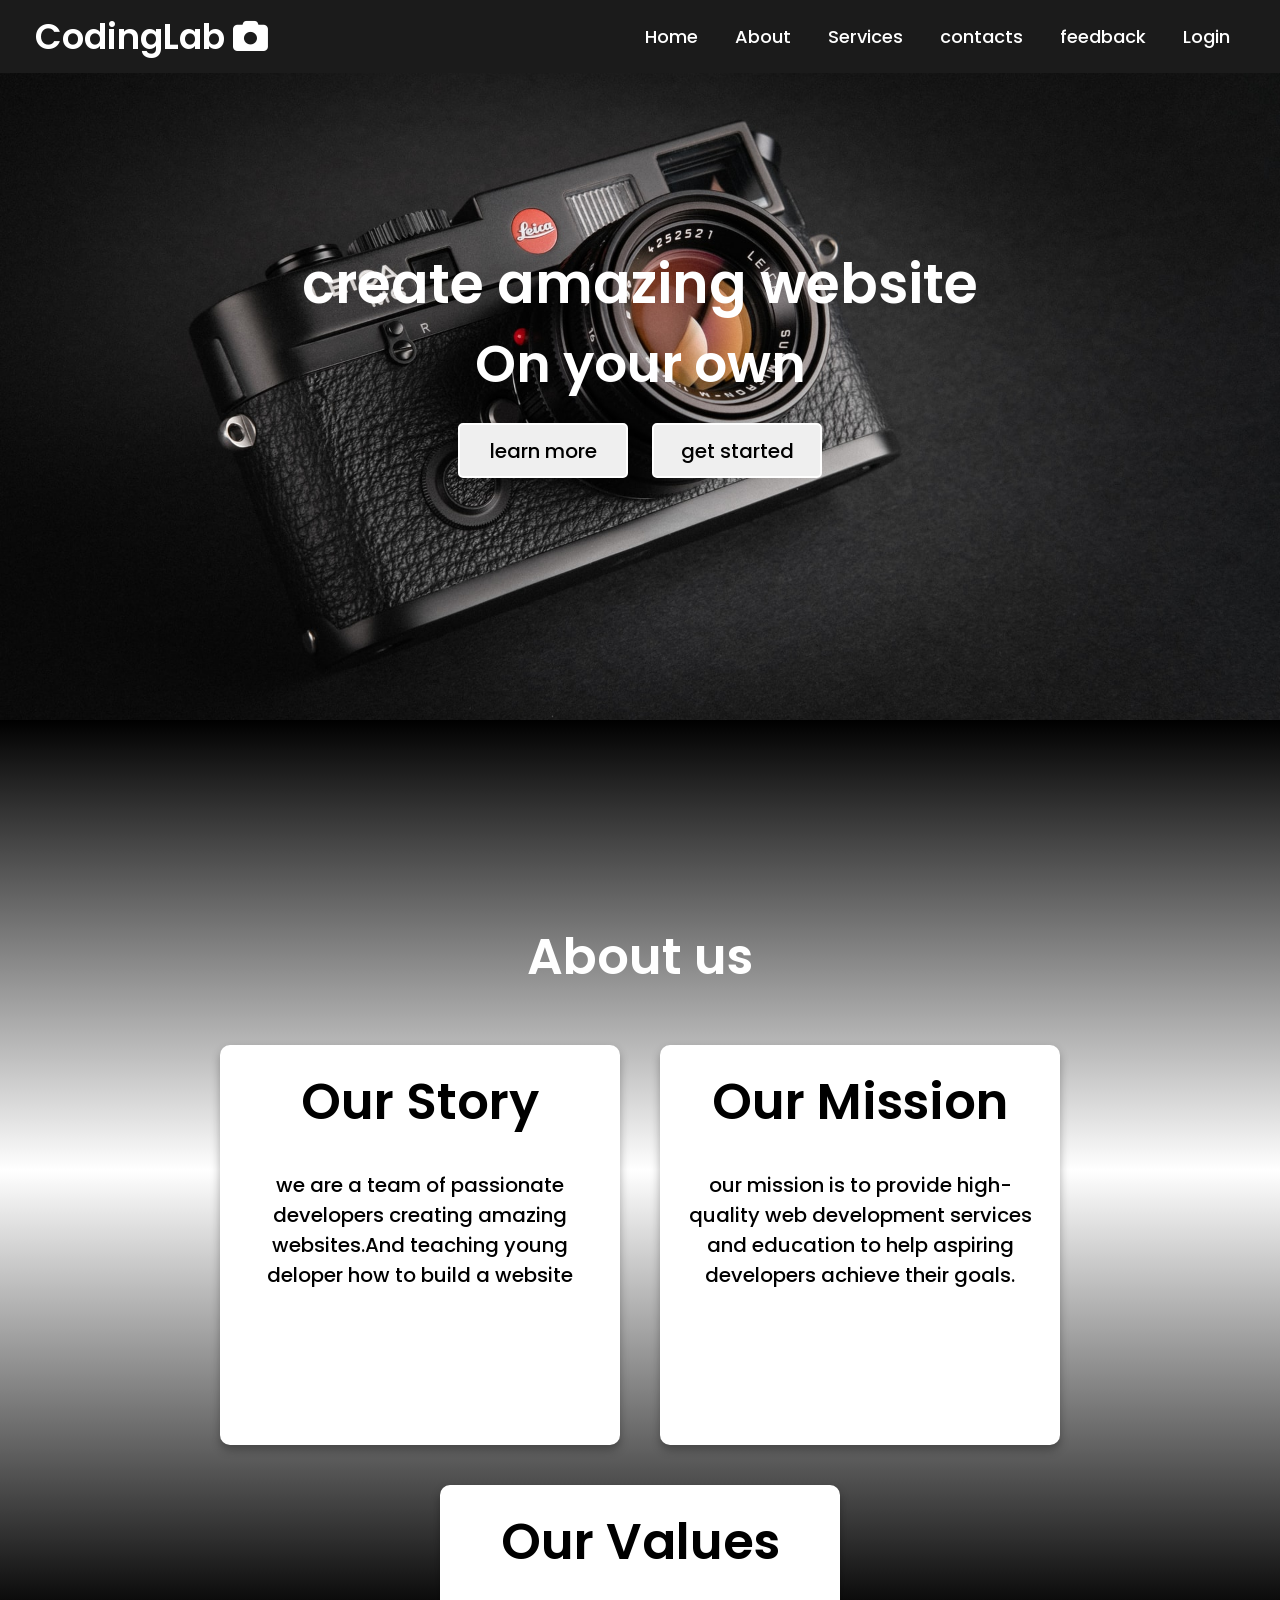
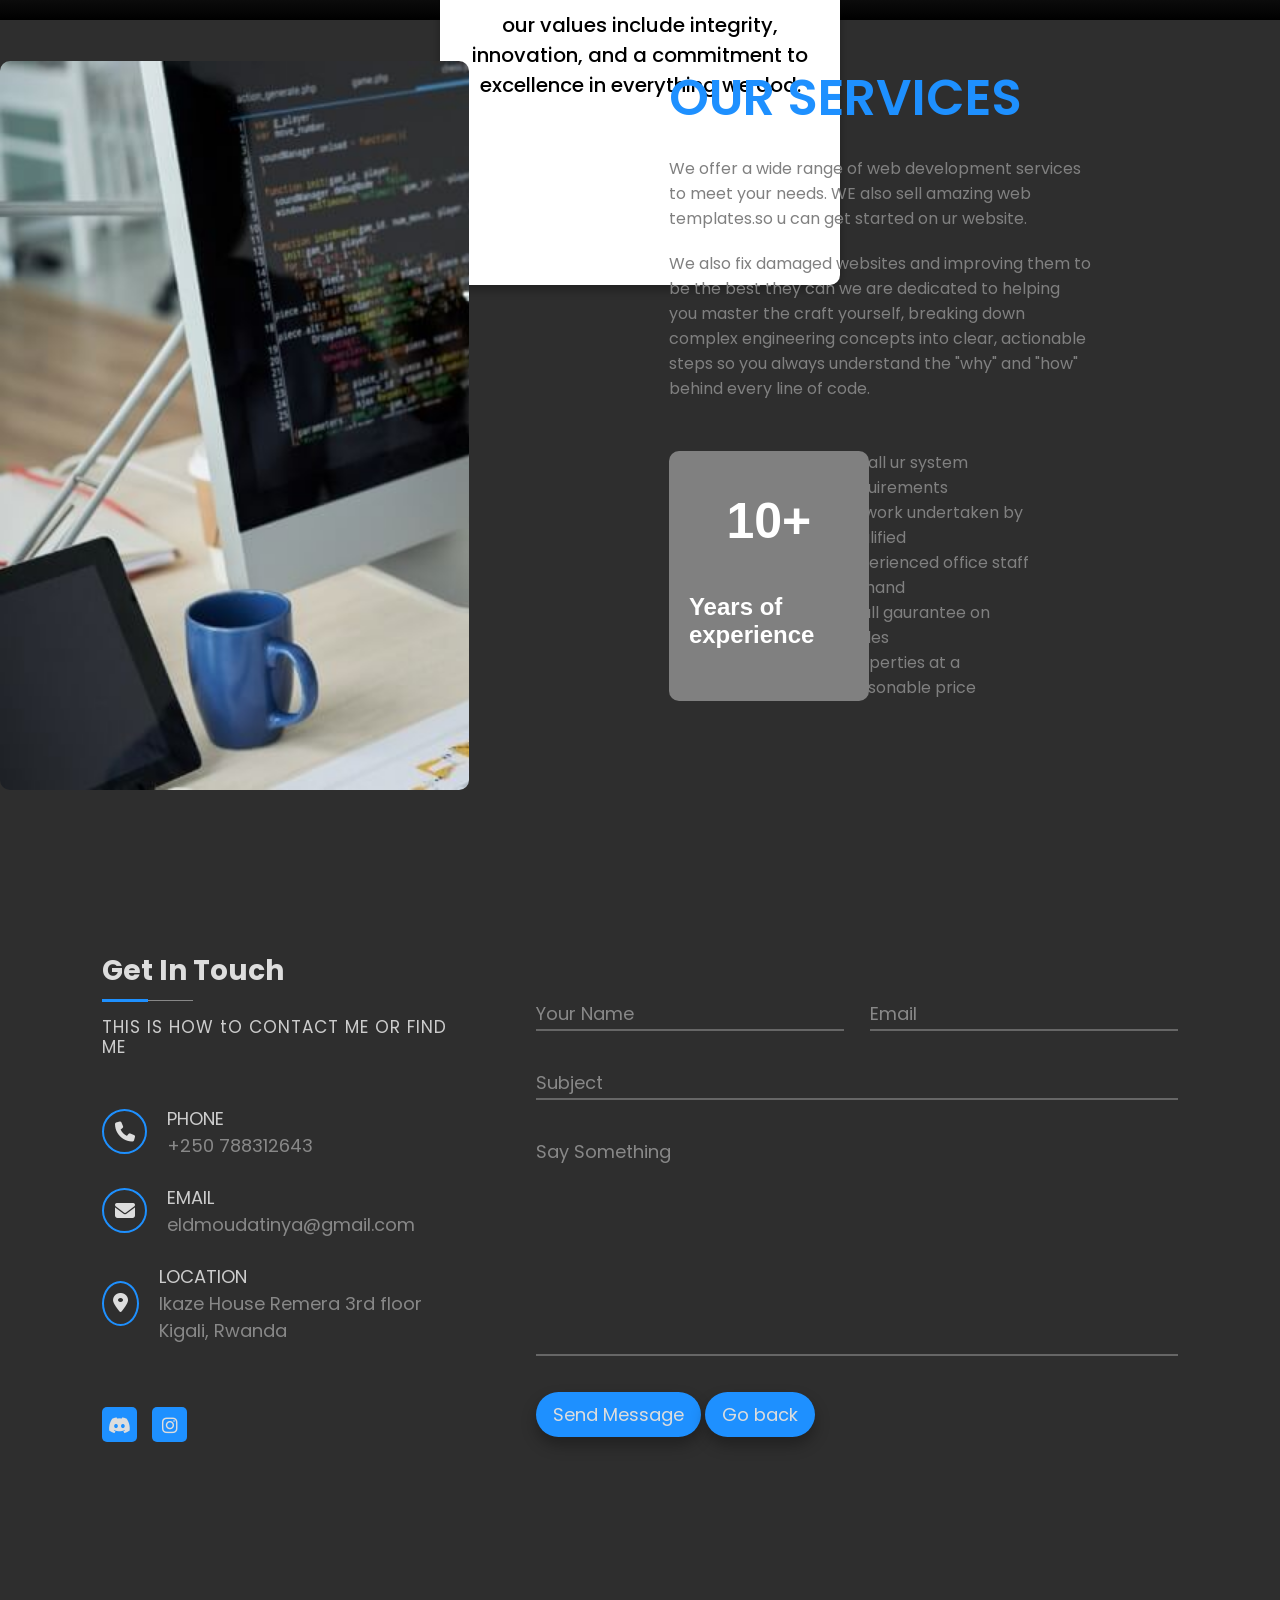
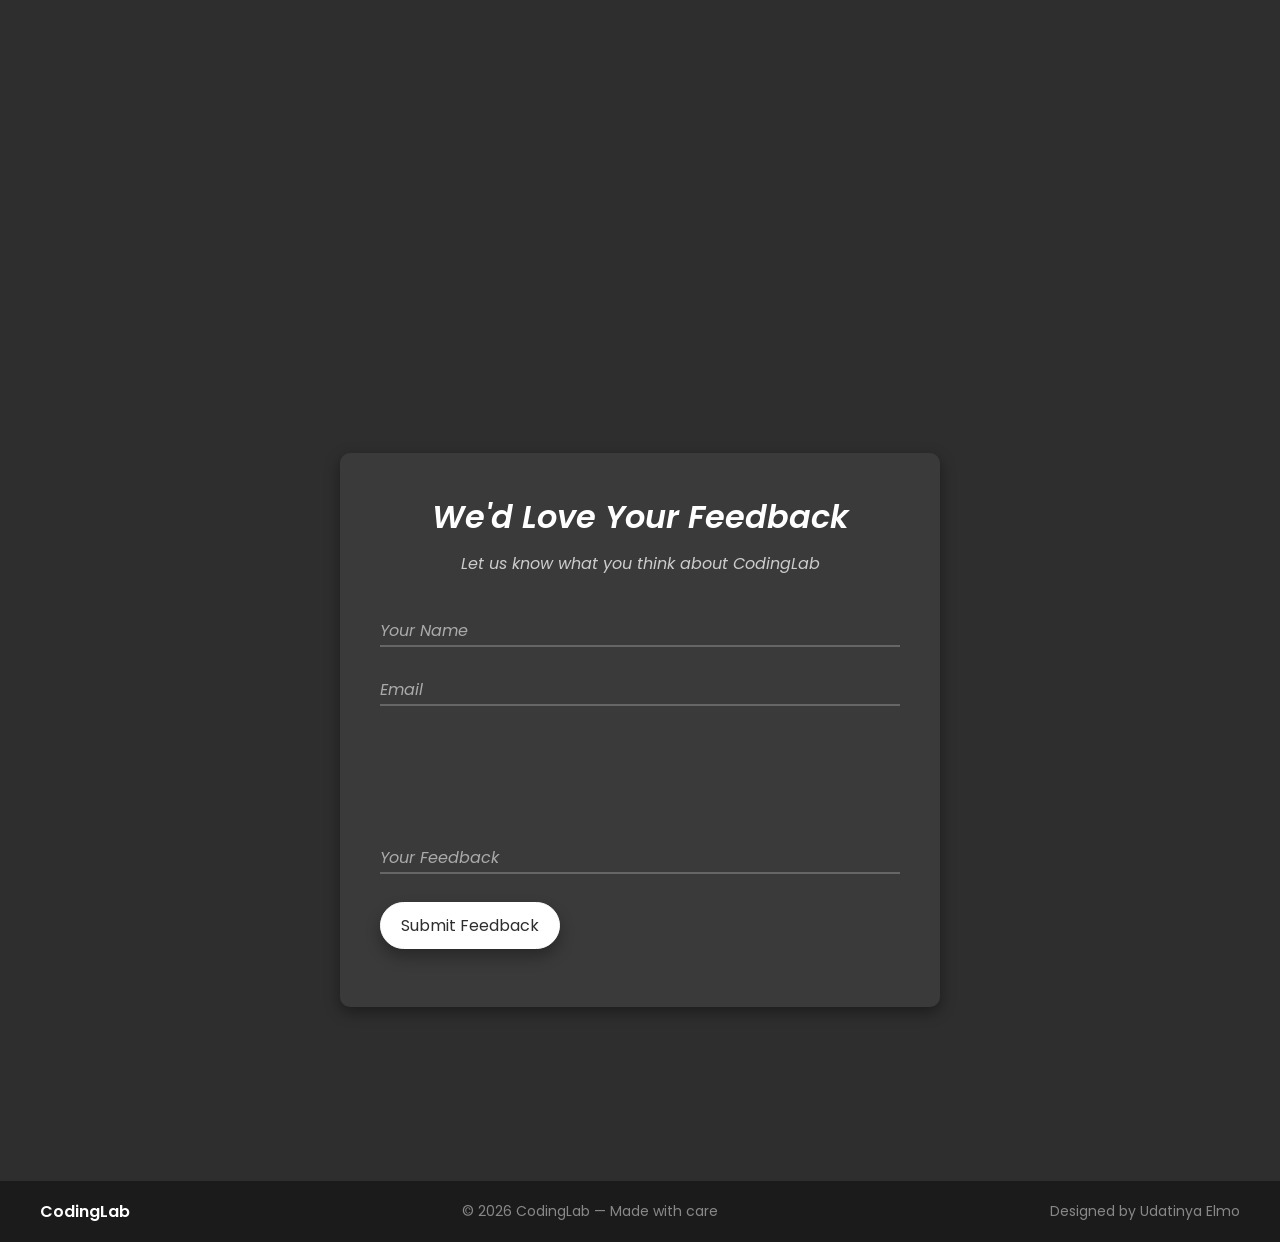
<file: index.html>
<!DOCTYPE html>
<html lang="en">
<head>
    <meta charset="UTF-8">
    <meta name="viewport" content="width=device-width, initial-scale=1.0">
    <title>Coding lab</title>
    <link rel="stylesheet" href="style.css">
    <link rel="stylesheet" href="https://cdnjs.cloudflare.com/ajax/libs/font-awesome/6.1.1/css/all.min.css"/>
</head>
<body>
     <!-- NAV BAR -->
    <nav>
        <div class="menu">
            <div class="logo">
                <a href="#">CodingLab <i class="fa-solid fa-camera"></i></a>
            </div>
            <ul>
                <li><a href="#">Home</a></li>
                <li><a href="#about">About</a></li>
                <li><a href="#services">Services</a></li>
                <li><a href="#contact">contacts</a></li>
                <li><a href="#feedback">feedback</a></li>
                <li><a href="indexes.html">Login</a></li>
            </ul>
        </div>
    </nav>
    <!-- HERO SECTION -->
    <div class="img">
    <div class="center">
        <div class="title">create amazing website</div>
        <div class="sub_title">On your own</div>
        <div class="btns">
            <button>learn more</button>
            <button>get started</button>    
       </div>
       </div>
       </div>

         <!-- ABOUT US -->

      <section class="About-me" id="about">
         <h2 class="titleabotus">About us</h2>
         <div class="cards">
         <!-- card 1 -->
        <div class="card">
          <h2 class="titleabotus">Our Story</h2>
          <p class="wordsaboutus">we are a team of passionate developers creating amazing websites.And teaching young deloper how to build a website</p>
        </div>
        <!-- card 2 -->
        <div class="card">
          <h2 class="titleabotus">Our Mission</h2>
          <p class="wordsaboutus">our mission is to provide high-quality web development services and education to help aspiring developers achieve their goals.</p>
        </div>
        <!-- card 3 -->
        <div class="card">
          <h2 class="titleabotus">Our Values</h2>
          <p class="wordsaboutus">our values include integrity, innovation, and a commitment to excellence in everything we dod.</p>
        </div>
        </div>
      </section>

       <!-- SERVICES -->

     <section>
        <div class="main-services" id="services">
            <div class="first-service">

            </div>

            <div class="second-service">
           <H3 class="header-services">OUR SERVICES</H3>
            <P class="first-paragraph">We offer a wide range of web development services to meet your needs.
                 WE also sell amazing web templates.so u can get started on ur website.</P>



               <p class="second-paragraph">We also fix damaged websites and improving them to be the best they can we are dedicated to helping you master the craft yourself,
                  breaking down complex engineering concepts into clear,
                  actionable steps so you always understand the "why" and "how" behind every line of code.</p>
                  <div class="cardes">
                  <h4 class="number-years">10+</h4><p class="words-years"> Years of experience</p>
                  
                  </div>

            </div>
           <ul class="llist">
                   <li>for all ur system requirements</li>
                    <li>All work undertaken by qualified</li>
                    <li>Experienced office staff on hand</li>
                    <li>A full gaurantee on codes</li>
                    <li>properties at a reasonable price</li>
                  </ul>
        </div>
    
     </section>
    <html>
<head>
	

	<link rel="stylesheet" href="https://cdnjs.cloudflare.com/ajax/libs/font-awesome/6.1.1/css/all.min.css"/>

	<link href="https://fonts.googleapis.com/css2?family=Poppins:ital,wght@0,100;0,200;0,400;0,500;0,600;0,800;1,900&display=swap" rel="stylesheet">

	<meta name="viewport" content="width=device-width, initial-scale=1.0">

	<title>Contact Section</title>
</head>
<body>
	<div class="container" id="contact">
		<main class="row">
			

			<section class="col left">
				
				

				<div class="contactTitle">
					<h2>Get In Touch</h2>
					<p>THIS IS HOW tO CONTACT ME OR FIND ME</p>
				</div>

				

				<div class="contactInfo">
					
					<div class="iconGroup">
						<div class="icon">
							<i class="fa-solid fa-phone"></i>
						</div>
						<div class="details">
							<span>Phone</span>
							<span>+250 788312643</span>
						</div>
					</div>

					<div class="iconGroup">
						<div class="icon">
							<i class="fa-solid fa-envelope"></i>
						</div>
						<div class="details">
							<span>Email</span>
							<span>eldmoudatinya@gmail.com</span>
						</div>
					</div>

					<div class="iconGroup">
						<div class="icon">
							<i class="fa-solid fa-location-dot"></i>
						</div>
						<div class="details">
							<span>Location</span>
							<span>Ikaze House Remera 3rd floor Kigali, Rwanda</span>
						</div>
					</div>

				</div>

				

				<div class="socialMedia">
					
					<a href="https://discord.com/channels/@me" target="_blank"><i class="fa-brands fa-discord"></i></a>
					<a href="https://www.instagram.com/simp_elmo/" target="_blank"><i class="fa-brands fa-instagram"></i></a>
				</div>

				
			</section>

			
			

			<section class="col right">
				
				

				<form class="messageForm">
					
					<div class="inputGroup halfWidth">
						<input type="text" name="" required="required">
						<label>Your Name</label>
					</div>

					<div class="inputGroup halfWidth">
						<input type="email" name="" required="required">
						<label>Email</label>
					</div>

					<div class="inputGroup fullWidth">
						<input type="text" name="" required="required">
						<label>Subject</label>
					</div>

					<div class="inputGroup fullWidth">
						<textarea required="required"></textarea>
						<label>Say Something</label>
					</div>

					<div class="inputGroup fullWidth">
						<button>Send Message</button>
                      <a href="index.html"><button >Go back</button></a>
					</div>

				</form>

				
			</section>

			

		</main>
	</div>
</body>
</html>

       <!-- FEEDBACK SECTION -->
       <section class="feedback-section" id="feedback">
           <div class="feedback-container">
               <h2 class="feedback-title">We'd Love Your Feedback</h2>
               <p class="feedback-subtitle">Let us know what you think about CodingLab</p>

               <form class="feedbackForm">
                   <div class="inputGroup fullWidth">
                       <input type="text" name="name" required>
                       <label>Your Name</label>
                   </div>

                   <div class="inputGroup fullWidth">
                       <input type="email" name="email" required>
                       <label>Email</label>
                   </div>

                   <div class="inputGroup fullWidth">
                       <textarea required></textarea>
                       <label>Your Feedback</label>
                   </div>

                   <div class="inputGroup fullWidth">
                       <button type="submit">Submit Feedback</button>
                   </div>
               </form>
           </div>
       </section>

<!-- FOOTER -->
<footer class="footer">
  <div class="footer-left">
     CodingLab
  </div>
  <div class="footer-middle">
    © 2026 CodingLab — Made with care
  </div>
  <div class="footer-right">
    Designed by Udatinya Elmo
  </div>
</footer>
       
</body>
</html>
</file>
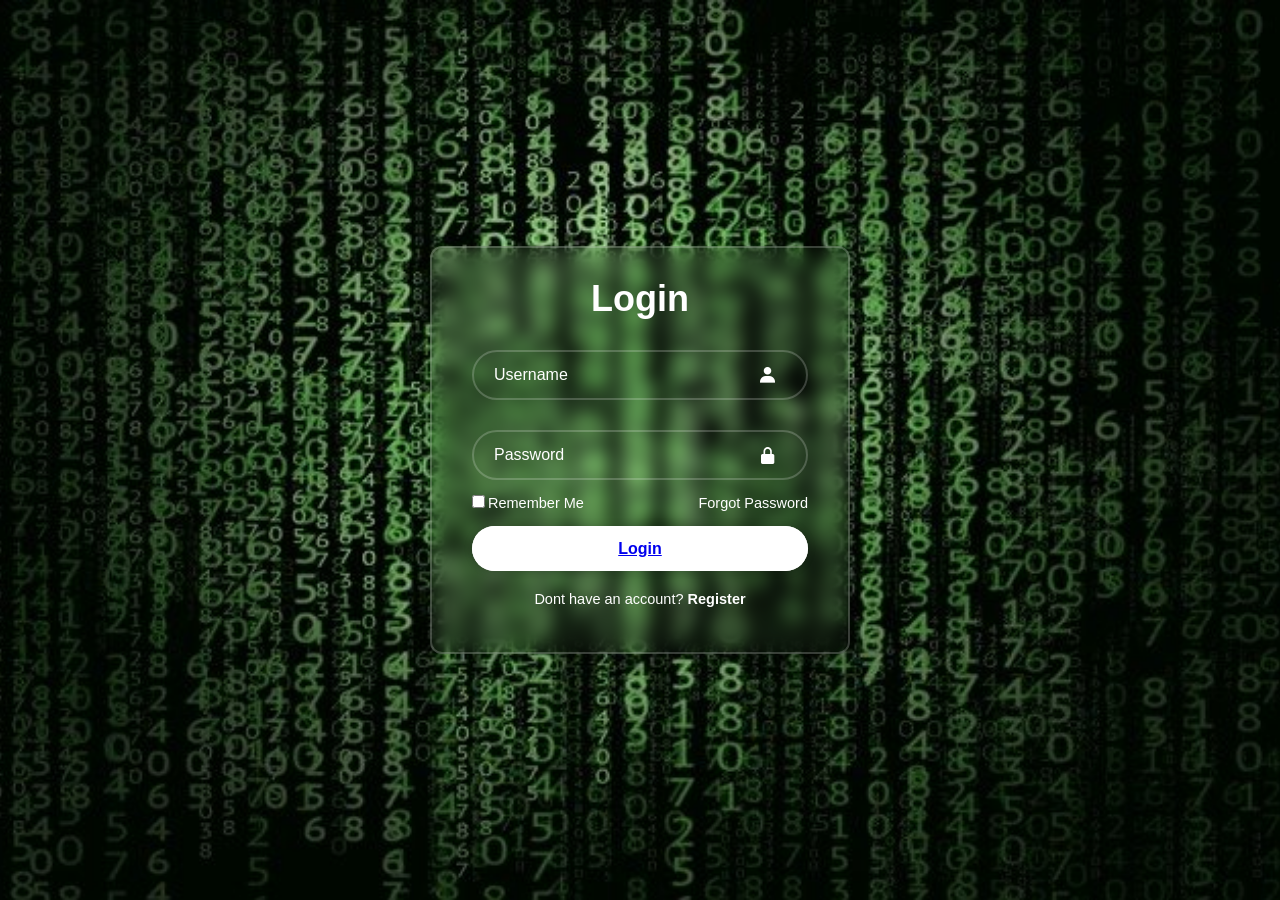
<file: indexes.html>
<!DOCTYPE html>
<html lang="en">
<head>
  <meta charset="UTF-8">
  <meta name="viewport" content="width=device-width, initial-scale=1.0">
  <title>Login Form | elmo</title>
  <link rel="stylesheet" href="styles.css">
  <link href='https://unpkg.com/boxicons@2.1.4/css/boxicons.min.css' rel='stylesheet'>
</head>
<body>
  <div class="wrapper">
    <form action="">
      <h1>Login</h1>
      <div class="input-box">
        <input type="text" placeholder="Username" required>
        <i class='bx bxs-user'></i>
      </div>
      <div class="input-box">
        <input type="password" placeholder="Password" required>
        <i class='bx bxs-lock-alt' ></i>
      </div>
      <div class="remember-forgot">
        <label><input type="checkbox">Remember Me</label>
        <a href="#">Forgot Password</a>
      </div>
      <div class="btn">
      <button type="submit" class="btn"><a href="http://127.0.0.1:5500/index.html">Login</a></button>
      </div>
      <div class="register-link">
        <p>Dont have an account? <a href="#">Register</a></p>
      </div>
    </form>
  </div>
</body>
</html>
</file>
<file: style.css>
@import url("https://fonts.googleapis.com/css2?family=Poppins:wght@400;500;600;700&display=swap");
*{
    margin: 0;
    padding: 0;
    box-sizing: border-box;
    font-family: poppins, sans-serif;
    text-decoration: none;
}
nav{
    position: fixed;
    background: #1b1b1b;
    width: 100%;
    padding: 10px 0;
    z-index: 12;
}
nav .menu{
    max-width: 1250px;
    
    margin: auto;
    display: flex;
    align-items: center;
    justify-content: space-between;
    padding: 0 20px;
}
.menu .logo a{
    text-decoration: none;
    color: #fff;
    font-size: 35px;
    font-weight: 600;
}
.menu ul{
    display: inline-flex;
}
.menu ul li{
    list-style: none;
    margin-left: 7px;
}
.menu ul li a{
    text-decoration: none;
    color: #fff;
    font-size: 18px;
    font-weight: 500;
    padding: 8px 15px;
    border-radius: 5px;
    transition: all 0.3s ease;
}
.menu ul li a:hover{
    background: #fff;
    color: #000;
}
.img{
    background: url(layout.jpg) no-repeat;
    height: 80vh;
    width: 100%;
    background-position: center;
    background-size: cover;
    position: relative;
}
.img ::before{
    content: '';
    position: absolute;
    top: 0;
    left: 0;
    height: 100%;
    width: 100%;
}
.center{
    position: absolute;
    top: 50%;
    left: 50%;
    width: 100%;
    transform: translate(-50%,-50%);
   padding: 0 20px;
   text-align: center;

}
.center .title{
    color: #fff;
    font-size: 55px;
    font-weight: 600;
}
.center .sub_title{
  color: #fff;
  font-size: 52px;
  font-weight: 600;
}
.center .btns{
    margin-top: 20px;
}
.center .btns button{
    height: 55px;
    width: 170px;
    border-radius: 5px;
    border: none;
    margin: 0 10px;
    border: 2px solid #fff;
    font-size: 20px;
    font-weight: 500;
    padding: 0 10px
}
.About-me{
    padding: 200px 0;
    color: #fff;
    justify-content: center;
    align-items: center;
    background: linear-gradient(black,white,black);
}
.About-me .titleabotus{
    font-size: 50px;
    font-weight: 600;
    text-align: center;
    margin-bottom: 30px;
}
   .About-me .wordsaboutus{
     font-size: 20px;
    font-weight: 500;
    text-align: center;
    margin-bottom: 30px;
   }
    /* cards */
    .cards{
        display: flex;
        justify-content: center;
        align-items: center;
        flex-wrap: wrap;
    }

    .card{
        background: #fff;
        color: #000;
        width: 400px;
        height: 400px;
        border-radius: 10px;
        box-shadow: 0 5px 10px rgba(0,0,0,0.3);
        margin: 20px;
        padding: 20px;
        text-align: justify;
    }
     

    section{
          width: 100%;
    height: 100vh;
    
    }
 .main-services{
    display: flex;
    width: 100%;
    height: 90vh;
    justify-content: center;
    align-items: center;
   
 }
.first-service{
    background: url(coding-salary.jpg) no-repeat;
    background-size: cover;
    width:50%;
    height: 90%;
    border-radius: 10px;
    margin-right: 200px;
}
.second-service{
    width: 45%;
    height: 90%;
    border-radius: 10px;
}
.header-services{
    font-size: 50px;
    font-weight: 600;
    color: dodgerblue
}
.first-paragraph{
    color: grey;
    padding: 20px 0;
}
.second-paragraph{
    color: grey;
}
.cardes{
    display: flex;
    justify-content: center;
    align-items: center;
    flex-wrap: wrap;
    height: 250px;
    width: 200px;
    background-color: grey;
    padding : 20px;
    border-radius: 10px;
    margin-top: 50px;
    
}

.number-years{
    font-size: 50px;
    font-weight: 600;
    color: white;
    font-family: "Ubuntu", sans-serif;

}
.words-years{
    font-size: 24px;
    font-weight: 600;
    color: white;
    font-family: "Ubuntu", sans-serif;
    margin-bottom: 10px;
}
.llist{
    color: grey;
    position: relative;
    top: 150px;
    right: 250px;
}
*{
	margin: 0;
	padding: 0;
	box-sizing: border-box;
	font-family: 'Poppins', sans-serif;
}
body{
	width: 100%;
	min-height: 100vh;
	background-color: #2e2e2e;
	color: white;
}
.container{
	width: 100%;
	min-height: 100vh;
	display: flex;
	justify-content: center;
	align-items: center;
	padding: 30px 8%;
}
.container .row{
	display: flex;
	justify-content: space-between;
	width: 100%;
	max-width: 1100px;
}
.row section.col{
	display: flex;
	flex-direction: column;
}
.row section.left{
	flex-basis: 35%;
	min-width: 320px;
	margin-right: 60px;
}
.row section.right{
	flex-basis: 60%;
}
section.left .contactTitle h2{
	position: relative;
	font-size: 28px;
	color: #ddd;
	display: inline-block;
	margin-bottom: 25px;
}
section.left .contactTitle h2::before{
	content: '';
	position: absolute;
	width: 50%;
	height: 1px;
	background-color: #888;
	top: 120%;
	left: 0;
}
section.left .contactTitle h2::after{
	content: '';
	position: absolute;
	width: 25%;
	height: 3px;
	background-color: dodgerblue;
	top: calc(120% - 1px);
	left: 0;
}
section.left .contactTitle p{
	font-size: 17px;
	color: #ccc;
	letter-spacing: 1px;
	line-height: 1.2;
	padding-bottom: 22px;
}
section.left .contactInfo{
	margin-bottom: 16px;
}
.contactInfo .iconGroup{
	display: flex;
	align-items: center;
	margin: 25px 0px;
}
.iconGroup .icon{
	width: 45px;
	height: 45px;
	border: 2px solid dodgerblue;
	border-radius: 50%;
	margin-right: 20px;
	position: relative;
}
.iconGroup .icon i{
	font-size: 20px;
	color: #ddd;
	position: absolute;
	top: 50%;
	left: 50%;
	transform: translate(-50%, -50%);
}
.iconGroup .details span{
	display: block;
	color: #888;
	font-size: 18px;
}
.iconGroup .details span:nth-child(1){
	text-transform: uppercase;
	color: #ccc;
}
section.left .socialMedia{
	display: flex;
	justify-content: flex-start;
	align-items: center;
	flex-wrap: wrap;
	margin: 22px 0px 20px;
}
.socialMedia a{
	width: 35px;
	height: 35px;
	text-decoration: none;
	text-align: center;
	margin-right: 15px;
	border-radius: 5px;
	background-color: dodgerblue;
	transition: 0.4s;
}
.socialMedia a i{
	color: #ddd;
	font-size: 18px;
	line-height: 35px;
	border: 1px solid transparent;
	transition-delay: 0.4s;
}
.socialMedia a:hover{
	transform: translateY(-5px);
	background-color: #2e2e2e;
	color: dodgerblue;
	border: 1px solid dodgerblue;
}
.socialMedia a:hover i{
	color: dodgerblue;
}

/* Code for the right section (column) */

.row section.right .messageForm{
	display: flex;
	justify-content: space-between;
	flex-wrap: wrap;
	padding-top: 30px;
}
.row section.right .inputGroup{
	margin: 18px 0px;
	position: relative;
}
.messageForm .halfWidth{
	flex-basis: 48%;
}
.messageForm .fullWidth{
	flex-basis: 100%;
}
.messageForm input, .messageForm textarea{
	width: 100%;
	font-size: 18px;
	padding: 2px 0px;
	background-color: #2e2e2e;
	color: #ddd;
	border: none;
	border-bottom: 2px solid #666;
	outline: none;
}
.messageForm textarea{
	resize: none;
	height: 220px;
	display: block;
}
textarea::-webkit-scrollbar{
	width: 5px;
}
textarea::-webkit-scrollbar-track{
	background-color: #1e1e1e;
	border-radius: 15px;
}
textarea::-webkit-scrollbar-thumb{
	background-color: dodgerblue;
	border-radius: 15px;
}
.inputGroup label{
	position: absolute;
	left: 0;
	bottom: 4px;
	color: #888;
	font-size: 18px;
	transition: 0.4s;
	pointer-events: none;
}
.inputGroup:nth-child(4) label{
	top: 2px;
}
.inputGroup input:focus ~ label, .inputGroup textarea:focus ~ label,
.inputGroup input:valid ~ label, .inputGroup textarea:valid ~ label
{
	transform: translateY(-30px);
	font-size: 16px;
}
.inputGroup button{
	padding: 8px 16px;
	font-size: 18px;
	background-color: dodgerblue;
	color: #ddd;
	border: 1px solid transparent;
	border-radius: 25px;
	outline: none;
	cursor: pointer;
	box-shadow: 0px 8px 15px rgba(0, 0, 0, 0.3);
	transition: 0.4s;
}
.inputGroup button:hover{
	background-color: #2e2e2e;
	color: dodgerblue;
	box-shadow: 0px 0px 15px rgba(0, 0, 0, 0.3);
	border: 1px solid dodgerblue;
}
@media(max-width: 1100px){
	.messageForm .halfWidth{
		flex-basis: 100%;
	}
}

/* FEEDBACK SECTION */
.feedback-section{
    height: auto;
    min-height: 100vh;
    width: 100%;
    background-color: #2e2e2e;
    color: #fff;
    display: flex;
    justify-content: center;
    align-items: center;
    padding: 100px 20px;
    font-style: italic;
    padding: 0;
}
.feedback-container{
    background-color: #3a3a3a;
    width: 100%;
    max-width: 600px;
    padding: 40px;
    border-radius: 10px;
    box-shadow: 0 5px 15px rgba(0,0,0,0.4);
}
.feedback-title{
    color: #fff;
    font-size: 32px;
    font-weight: 600;
    margin-bottom: 10px;
    text-align: center;
}
.feedback-subtitle{
    color: #ccc;
    font-size: 16px;
    text-align: center;
    margin-bottom: 30px;
}
.feedbackForm .inputGroup{
    margin: 18px 0;
    position: relative;
}
.feedbackForm input, .feedbackForm textarea{
    width: 100%;
    font-size: 18px;
    padding: 6px 0;
    background-color: transparent;
    color: #fff;
    border: none;
    border-bottom: 2px solid #666;
    outline: none;
}
.feedbackForm textarea{
    resize: none;
    height: 150px;
    display: block;
}
.feedbackForm label{
    position: absolute;
    left: 0;
    bottom: 4px;
    color: #aaa;
    font-size: 16px;
    pointer-events: none;
    transition: 0.4s;
}
.feedbackForm textarea:valid ~ label{
    transform: translateY(-22px);
    font-size: 14px;
    color: #fff;
}
.feedbackForm button{
    padding: 10px 20px;
    font-size: 16px;
    background-color: #fff;
    color: #2e2e2e;
    border: 1px solid #fff;
    border-radius: 25px;
    cursor: pointer;
    margin-top: 10px;
    transition: 0.3s;
}
.feedbackForm button:hover{
    background-color: #2e2e2e;
    color: #fff;
    border: 1px solid #fff;
}

.footer {
  background: #1b1b1b;
  color: #aaa;
  font-family: 'Poppins', sans-serif;
  font-size: 14px;
  padding: 18px 40px;
  display: flex;
  align-items: center;
  justify-content: space-between;
  border-top: 1px solid #2e2e2e;
}

.footer-left {
  font-size: 16px;
  font-weight: 600;
  color: #fff;
}

.footer-middle {
  color: #888;
}

.footer-right {
  color: #888;
}
</file>
<file: styles.css>
*{
margin: 0;
  padding: 0;
  box-sizing: border-box;
  font-family: "Poppins", sans-serif;
}
body{
  display: flex;
  justify-content: center;
  align-items: center;
 height: 100vh;
  background: url(Number-Codes.jpg) no-repeat;
  background-size: cover;
  background-position: center;
}
.wrapper{
  width: 420px;
  background: transparent;
  border: 2px solid rgba(255, 255, 255, .2);
  backdrop-filter: blur(9px);
  color: #fff;
  border-radius: 12px;
  padding: 30px 40px;
  font-family: "Poppins"sans-serif;
}
.wrapper h1{
  font-size: 36px;
  text-align: center;
  font-family: "Ubuntu", sans-serif;
}
.wrapper .input-box{
  position: relative;
  width: 100%;
  height: 50px;
  
  margin: 30px 0;
}
.input-box input{
  width: 100%;
  height: 100%;
  background: transparent;
  border: none;
  outline: none;
  border: 2px solid rgba(255, 255, 255, .2);
  border-radius: 40px;
  font-size: 16px;
  color: #fff;
  padding: 20px 45px 20px 20px;
}
.input-box input::placeholder{
  color: #fff;
}
.input-box i{
  position: absolute;
  right: 20px;
  top: 30%;
  transform: translate(-50%);
  font-size: 20px;

}
.wrapper .remember-forgot{
  display: flex;
  justify-content: space-between;
  font-size: 14.5px;
  margin: -15px 0 15px;
}
.remember-forgot label input{
  accent-color: #fff;
  margin-right: 3px;

}
.remember-forgot a{
  color: #fff;
  text-decoration: none;

}
.remember-forgot a:hover{
  text-decoration: underline;
}
.wrapper .btn{
  width: 100%;
  height: 45px;
  background: #fff;
  border: none;
  outline: none;
  border-radius: 40px;
  box-shadow: 0 0 10px rgba(0, 0, 0, .1);
  cursor: pointer;
  font-size: 16px;
  color: #333;
  font-weight: 600;
  text-decoration: none;
}
.wrapper .register-link{
  font-size: 14.5px;
  text-align: center;
  margin: 20px 0 15px;

}
.register-link p a{
  color: #fff;
  text-decoration: none;
  font-weight: 600;
}
.register-link p a:hover{
  text-decoration: underline;
  color: rgb(42, 167, 42);
}
</file>
